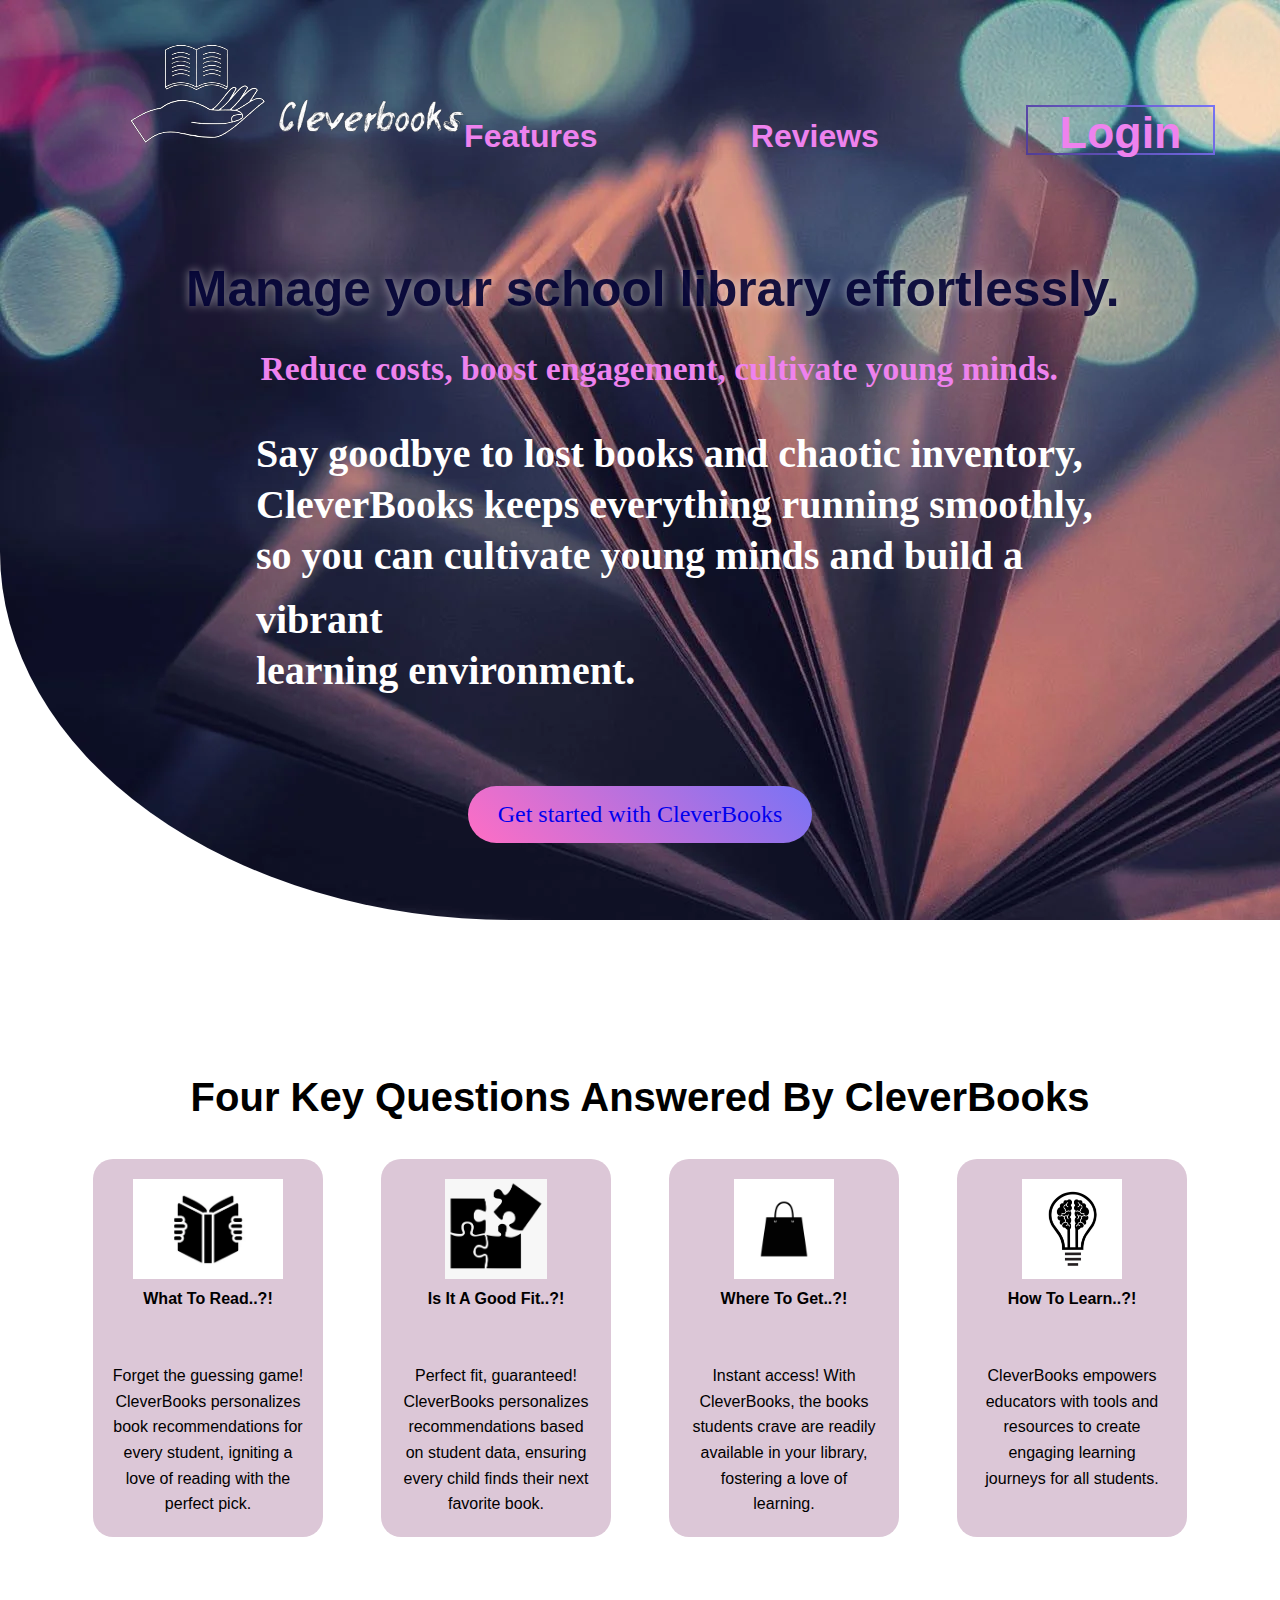
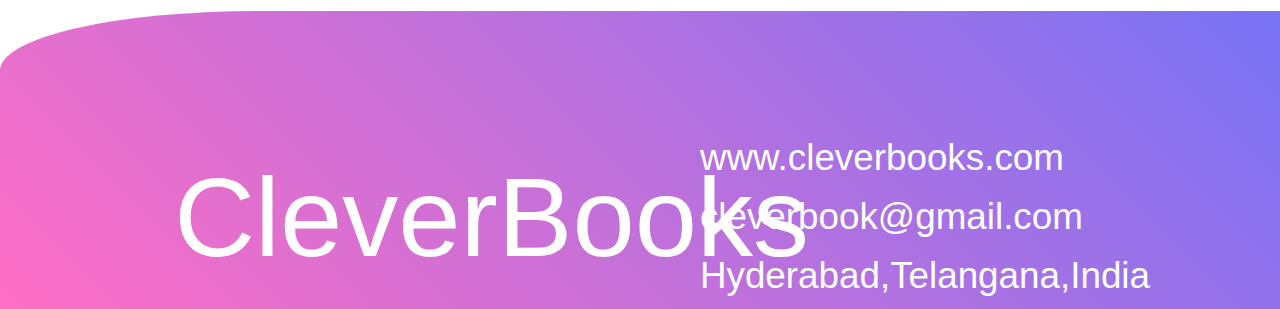
<file: index.html>
<!DOCTYPE html>
<html lang="en">
<head>
    <meta charset="UTF-8">
    <meta name="viewport" content="width=device-width, initial-scale=1.0">
    <title>CleverBooks</title>
    <link rel="stylesheet" href="Styles.css">
</head>
<body>
    <!-- Header Section -->
    <div class="background page page1">
        <header class="header">
            <div class="container">
                <div class="logo">
                    <a href="index.html"> <img src="Logo.png" alt="CleverBooks Logo"></a>
                </div>
                <nav class="nav">
                    <ul>
                        <li><button class="pushbar-toggle" id="pushbar-toggle">
                            <b>Features</b>
                        </button></li>
                        <li><button class="Review-toggle" id="Review-toggle" type="button">
                            <b>Reviews</b>
                        </button></li>
                        <li><button class="login1"><a href="login.html"><b>Login</b></a></button></li>
                    </ul>
                </nav>
            </div>
        </header>
    

    <!-- Pushbar Section -->
    <div class="pushbar" id="pushbar">
        <div class="pushbar-toggle-row">  
            <button class="pushbar-option">
                <span>Buy Books</span>
            </button>
            <button class="pushbar-option">
                <span>E-Books</span>
            </button>
            <button class="pushbar-option">
                <span>Learning Space</span>
            </button>
            <button class="pushbar-option">
                <span>Book Suggestions</span>
            </button>
        </div>
    </div>

    <!-- Reviews Section -->
    <div class="review-container" id="review-container">
        <h2 class="review_head">CleverBooks Reviews</h2>
        <div class="review-wrapper">
            <div class="review active">
                <p>"CleverBooks has been a game-changer for my learning! I love the interactive exercises and the ability to track my progress."</p><br>
                <p class="reviewer">-John Doe</p>
            </div>
            <div class="review">
                <p>"This platform is so easy to use and keeps me motivated. I highly recommend it to anyone looking to improve their skills."</p><br>
                <p class="reviewer">-Anonymous</p>
            </div>
            <div class="review">
                <p>"I've been using CleverBooks for a few months now, and I'm amazed by the progress I've made. It's a must-try for anyone serious about learning."</p><br>
                <p class="reviewer">-Michael Jhonson</p>
            </div>
        </div>
        <div class="navigation-buttons">
            <button id="prevBtn">❮</button>
            <button id="nextBtn">❯</button>
        </div>
    </div>

    <!-- Rest of the Content -->
    <h1 class="tag1">Manage your school library effortlessly.</h1>
    <h1 class="tag"> Reduce costs, boost engagement, cultivate young minds.</h1>
    <h1 class="Info">Say goodbye to lost books and chaotic inventory,</h1>
    <h1 class="Info1">  CleverBooks keeps everything running smoothly, </h1>
    <h1 class="Info1">so you can cultivate young minds and build a vibrant </h1>
    <h1 class="Info1">learning environment.</h1><br><br>
    <div class="get-started-container">
        <button class="get-started-button" id="get-started-button"><a href="login.html" style="text-decoration: none;">Get started with CleverBooks</a></button>
    </div><br><br><br>
</div>
    <div class="next-section">
        <h2 class="question"><b>Four Key Questions Answered By CleverBooks</b></h2>
        <div class="answer-container">
            <div class="answer-box">
                <img src="What_to_read.webp" >
                <p><b>What To Read..?!</b></p><br><br>
                <p>Forget the guessing game! CleverBooks 
                    personalizes book recommendations for 
                    every student, igniting a love of reading 
                    with the perfect pick.</p>
            </div>
            <div class="answer-box">
                <img src="Good_fit.png" >
              <p><b>Is It A Good Fit..?!</b></p><br><br>
              <p>Perfect fit, guaranteed! CleverBooks 
                personalizes recommendations based on 
                student data, ensuring every child finds 
                their next favorite book.</p>
            </div>
            <div class="answer-box">
                <img src="Where.jpg" >
              <p><b>Where To Get..?!</b></p><br><br>
              <p>Instant access! With CleverBooks, the books 
                students crave are readily available in your 
                library, fostering a love of learning.</p>
            </div>
            <div class="answer-box">
                <img src="Learn.jpg" >
              <p><b>How To Learn..?!</b></p><br><br>
              <p>CleverBooks empowers educators with tools and 
                resources to create engaging learning journeys 
                for all students.</p>
            </div>
        </div>
    </div>
<div class="footer_section">
    <table class="footer">
        <tr class="footer1">
            <td class="foot1">CleverBooks</td>
            <td class="foot2">www.cleverbooks.com<br>cleverbook@gmail.com<br>Hyderabad,Telangana,India</td>
        </tr>
    </table>
</div>
    
    <script src="Script.js"></script>
</body>
</html>
</file>
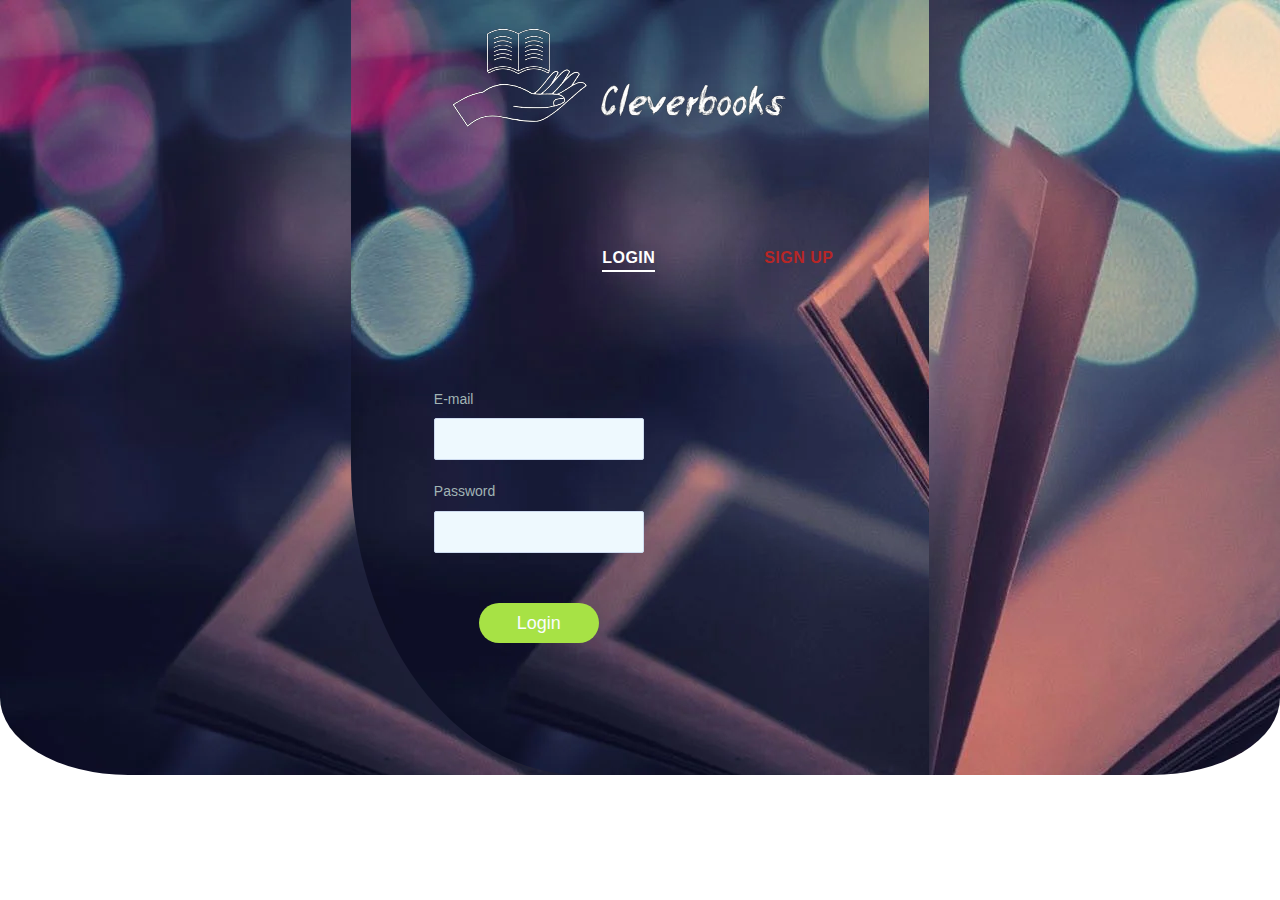
<file: login.html>
<html lang="en">
<head>
    <meta charset="UTF-8">
    <meta name="viewport" content="width=device-width, initial-scale=1.0">
    <title>Login-Signup</title>
    <link rel="stylesheet" href="Styles.css">
</head>
<body>
<section class="forms-section">
    <div class="background">
            <div class="container">
                <div class="logo">
                    <a href="index.html"> <img src="Logo.png" alt="CleverBooks Logo"></a>
                </div>

  <div class="forms">
    <div class="form-wrapper is-active">
      <button type="button" class="switcher switcher-login"><b>
        Login</b>
        <span class="underline"></span>
      </button>
      <form class="form form-login">
        <fieldset>
          <legend>Please, enter your email and password for login.</legend>
          <div class="input-block">
            <label for="login-email">E-mail</label>
            <input id="login-email" type="email" required>
          </div>
          <div class="input-block">
            <label for="login-password">Password</label>
            <input id="login-password" type="password" required>
          </div>
        </fieldset>
        <button type="submit" class="btn-login">Login</button>
      </form>
    </div>
    <div class="form-wrapper">
      <button type="button" class="switcher switcher-signup"><b>
        Sign Up</b>
        <span class="underline"></span>
      </button>
      <form class="form form-signup">
        <fieldset>
          <legend>Please, enter your email, password and password confirmation for sign up.</legend>
          <div class="input-block">
            <label for="signup-email">E-mail</label>
            <input id="signup-email" type="email" required>
          </div>
          <div class="input-block">
            <label for="signup-password">Password</label>
            <input id="signup-password" type="password" required>
          </div>
          <div class="input-block">
            <label for="signup-password-confirm">Confirm password</label>
            <input id="signup-password-confirm" type="password" required>
          </div>
        </fieldset>
        <button type="submit" class="btn-signup">Continue</button>
      </form>
    </div>
  </div>
</section>
<script src="Script.js"></script>
</body>
</html>
</file>
<file: Styles.css>
* {
    margin: 0;
    padding: 0;
    box-sizing: border-box;
}




body {
    font-family: Arial, sans-serif;
    line-height: 1.6;
    color: #fff;

    border-radius: 20px;
    background-size: cover;
    background-repeat: no-repeat;
    height: 100vh;
    max-height: 100%;

}
.background{
    border-bottom-left-radius: 40%;
    background-image: url('background.webp');

}

.container {
    width: 80%;
    margin: 0 auto;
    padding: 0;
    
}
header{
    transition: opacity 0.3s ease-in-out;
}

.header {
    color: red;
    padding: 1rem 0;
    border-radius: 50%;
}

.header .logo img {
    height: auto;
    max-width: 100%;
    display: flex;
    cursor: pointer;
    margin-left: -4%;
    color: violet;
}

.header .nav ul {
    list-style: none;
    display: flex;
    justify-content: flex-end;
}

.header .nav ul li {
    margin-left: 15%;
    margin-top: -7%;
}

.pushbar-toggle, .Review-toggle{
    border: transparent;
    background-color: transparent;
    color: violet;
    text-decoration: none;
    padding: 5%;
    border-radius: 50%;
    transition: color 0.3s;
    font-family: 'Ink Free', sans-serif;
    font-size: 200%;
    cursor: pointer;
}



.pushbar {
    display: none; /* Initially hidden */
     /* Pushbar positioning */
     /* Pushbar height */
    background-color: aqua; /* Optional background overlay */
    margin-top: -10%;
    position: fixed; /* Set toggle position to absolute */
    top: 50%; /* Center vertically within tagline */
    left: 50%; /* Center horizontally within tagline */
    transform: translate(-50%, -20%);
    width: 100%;
    align-items: center;
    height: 16%;
    z-index: 1000;
    transition: tranform 0.3s ease-in-out;
    flex-direction: column;
  }
  .review-container {
    position: relative;
    background-color: transparent;
    background-size: cover;
    background-position: center;
    border-radius: 10px;
    padding: 1%;
    box-shadow: 0 0 10px rgba(0, 0, 0, 0.1);
    display: none;
    transition: transform 0.5s ease-in-out;
    max-width: 100%;
    margin: 0 auto;
    width: 80%;
    margin-left: 10%;
    z-index: 1001;
    overflow: hidden;
  }

  .review-container.active {
    display: flex;
    flex-direction: column; /* Show review container when it has the 'active' class */
    z-index: 1001;
}

  .pushbar.open {
    display: block; /* Show pushbar when it has the 'open' class */
    box-shadow: 0 0 10px 5px rgba(255, 255, 255, 0.7);
  }
  .header .nav ul li:hover .pushbar-toggle {
    /* Define glow effect for hover state of navigation item */
    box-shadow: 0 0 10px 5px rgba(255, 255, 255, 0.7);
    
    /* Adjust the color, size, and other properties as needed */
}

.header .nav ul li:hover .Review-toggle {
    /* Define glow effect for hover state of navigation item */
    box-shadow: 0 0 10px 5px rgba(255, 255, 255, 0.7);
    
    /* Adjust the color, size, and other properties as needed */
}
.pushbar-toggle-row{
    display: flex; /* Allow buttons to be placed in a single line */
  justify-content: space-between; /* Distribute buttons evenly */
 
}

  
  .pushbar-option {
    display: flex; /* Allow for centering elements within the button */
    align-items: center; /* Align content vertically within the button */
    justify-content: center; /* Align content horizontally within the button */
     /* Make each button occupy full width */
     /* Remove default button border */
    background-color: transparent; /* Remove default button background */
     /* Remove default button padding */
    cursor: pointer; /* Indicate interactivity on hover */
    
    margin-top: 0%;
    border-color: transparent ;
    background: linear-gradient(45deg, #ff6ec4, #7873f5);
    width: 25%;
    font-size: 300%; /* Adjust text size */
  font-family: Arial, sans-serif; /* Change font family to Arial */
  padding: 8px 15px; 
  transition: background 0.3s ease, box-shadow 0.3s ease;
}
.pushbar-option:hover {
    box-shadow: 0 0 10px 5px rgba(255, 255, 255, 0.7); /* Add hover effect with box-shadow */
  }

  .pushbar-toggle .pushbar-toggle-row  button .pushbar-option {
    /* Define glow effect for hover state of navigation item */
    box-shadow: 0 0 10px 5px rgba(255, 255, 255, 0.7);
    /* Adjust the color, size, and other properties as needed */

}
  
 
  
  .pushbar-option span {
    margin-left: 10px; /* Add a margin to separate the icon from the text */
  }
  
/* Existing styles */

.hidden {
    display: none !important;
  }
  
  
  
  
.header .nav ul li a {
    color: violet;
    text-decoration: none;
    padding: 5%;
    border-radius: 50%;
    transition: color 0.3s;
    font-family: 'Ink Free', sans-serif;
    font-size: 200%;
}

.header .nav ul li:hover a {
    /* Define glow effect for hover state of navigation item */
    box-shadow: 0 0 10px 5px rgba(255, 255, 255, 0.7);
    /* Adjust the color, size, and other properties as needed */
}



.tag1 {
    font-size: 310%;
    font-family:'Gill Sans', 'Gill Sans MT', Calibri, 'Trebuchet MS', sans-serif;
    text-align: center;
    margin-top: 4%;
    margin-left: 2%;
    animation: shine 2s infinite linear;
    text-shadow: 0 0 10px rgba(255, 255, 255, 0.5);
    color: rgba(0, 0, 51, 0.9);
    position: relative; /* Set tagline position to relative */
    
}

.tag {
    font-size: 210%;
    font-family: 'Great Vibes', cursive;
    text-align: center;
    margin-top: 1%;
    margin-left: 3%;
    color: violet;
    position: relative; /* Set tagline position to relative */
    
  
}




@keyframes shine {
    0% {
        text-shadow: 0 0 10px rgba(255, 255, 255, 0.5);
    }
    50% {
        text-shadow: 0 0 30px rgba(255, 255, 255, 1);
    }
    100% {
        text-shadow: 0 0 10px rgba(255, 255, 255, 0.5);
    }
}

.Info {
    font-size: 250%;
    font-family: 'Times New Roman', Times, serif;
    margin-left: 20%;
    margin-top: 2%;
    margin-right: 10%;
    position: relative; /* Set tagline position to relative */
  
}

.Info1 {
    font-size: 250%;
    font-family: 'Times New Roman', Times, serif;
    margin-left: 20%;
    margin-top: -1%;
    margin-right: 10%;
    position: relative; /* Set tagline position to relative */
}

.login1 {
    background: none;
    border: 1% solid;
    border-image-slice: 1;
    border-width: 2px;
    border-image-source: linear-gradient(45deg, #523d95, #7873f5);
    color: rgb(166, 37, 166);
    background-clip: text;
    -webkit-background-clip: text;
    font-size: 140%;
    
    text-align: center;
    text-decoration: none;
    display: inline-block;
    cursor: pointer;
    border-radius: 30%;
    transition: all 0.3s ease;
    margin-top: -5%;
    font-family: Cambria, Cochin, Georgia, Times, 'Times New Roman', serif;
    height: 70%;
    width: 150%;
}

.login1:hover {
    background: linear-gradient(45deg, #16093f, #7873f5);
    color: white;
    border-radius: 10%;
}

.login1:active {
    background: linear-gradient(45deg, #ff6ec4, #7873f5);
    color: white;
    transform: translateY(2px);
    border-radius: 10%;
}

.get-started-container {
    margin-top: 2rem;
    display: flex;
    justify-content: center;
    width: 100%;
    text-decoration: none;
}

.get-started-button {
    background: linear-gradient(45deg, #ff6ec4, #7873f5);
    border: none;
    color: white;
    padding: 15px 30px;
    text-align: center;
    text-decoration: none; /* Remove underline */
    display: inline-block;
    font-size: 16px;
    border-radius: 50px;
    cursor: pointer;
    transition: background 0.3s ease;
    font-family: Cambria, Cochin, Georgia, Times, 'Times New Roman', serif;
    font-size: 150%;
}

.get-started-button:hover {
    background: linear-gradient(45deg, #7873f5, #ff6ec4);
}


.next-section {
    background-color: white;
    color: black;
    padding: 5% 5%;
}

.question {
    text-align: center;
    margin-top: 7%;
    font-size: 250%;
}

.answer-container {
    display: flex;
    flex-wrap: wrap;
    justify-content: space-around;
    margin-top: 20px;
  }

  .answer-box {
    width: 20%;
    background-color: #dcc7d7;
    padding: 20px;
    border-radius: 20px;
    text-align: center;
    margin: 10px;
    
    
  }
  .answer-box img{
    height:100px;
  }

  /* Style your header and other elements as needed */


  /*REVIEW*/



  
  .review-wrapper {
    display: flex;
    transition: transform 0.5s ease-in-out;
  }
  
  .review {
    flex-shrink: 0;
    width: 100%;
    padding: 3% 5% 5% 5%;
    background-color: rgba(186, 156, 194, 0.793);
    border-radius: 5px;
    visibility: hidden;
    opacity: 0;
    transition: visibility 0.5s , opacity 0.5s;
    color: black;
    font-size: 300%;
    font-family:'Times New Roman', Times, serif;
    min-width: 100%;
    margin-top: 0%;
    
  }
  .review_head{
    text-align: center;
    font-size: 270%;
    margin-top: -2%;
    font-family:Georgia, 'Times New Roman', Times, serif;
    font-style:italic;
    color: rgb(135, 161, 89);
    animation: shine 2s infinite linear;
  }
  
  .review.active {
    visibility: visible;
    opacity: 1;
  }
  
  #prevBtn, #nextBtn {
    position: absolute;
    top: 50%;
    transform: translateY(-50%);
    background-color: rgba(158, 111, 180, 0.668);
    border: none;
    color: black;
    font-family: Impact, Haettenschweiler, 'Arial Narrow Bold', sans-serif;
    font-size: 200%;
    padding: 10px;
    cursor: pointer;
    height: 25%;
    margin-top: 6%;
  }
  
  #prevBtn {
    left: 2%;
    height: 83%;
    margin-top: 1%;
  }
  
  #nextBtn {
    right: 2%;
    height: 83%;
    margin-top: 1%;
  }
  .navigation-buttons {
    display: flex;
    justify-content: space-between; /* Space buttons evenly within container */
    margin-top: 20px; /* Add some space above the buttons */
  }

  button:disabled{
    opacity: 0.5;
    cursor: not-allowed;
  }
  
  .navigation-buttons button {
    background-color: #ddd; /* Light gray background */
    border: none;
    padding: 10px 15px; /* Add some padding for better click target */
    border-radius: 5px; /* Rounded corners for a smoother look */
    cursor: pointer; /* Indicate clickable behavior */
    transition: background-color 0.2s ease; /* Add a smooth hover effect */
  }
  
  .navigation-buttons button:hover {
    background-color: #ccc; /* Change background color slightly on hover */
  }
  
  
  .reviewer {
    text-align: center;
    font-style: italic;
  }

  *,
*::before,
*::after {
	box-sizing: border-box;
}

.log {
	margin: 0;

	background-image: url(background.webp);
    
}

.forms-section {
    background-image: url(background.webp);
	display: flex;
	flex-direction: column;
	justify-content: center;
	align-items: center;
    border-bottom-left-radius: 10%;
    border-bottom-right-radius: 10%;
}



.forms {
	display: flex;
	align-items: flex-start;
	margin-top: 30px;
}

.form-wrapper {
	animation: hideLayer .3s ease-out forwards;
}

.form-wrapper.is-active {
	animation: showLayer .3s ease-in forwards;
}

@keyframes showLayer {
	50% {
		z-index: 1;
	}
	100% {
		z-index: 1;
	}
}

@keyframes hideLayer {
	0% {
		z-index: 1;
	}
	49.999% {
		z-index: 1;
	}
}

.switcher {
	position: relative;
	cursor: pointer;
	display: block;
	margin-right: auto;
	margin-left: auto;
	padding: 0;
	text-transform: uppercase;
	font-family: inherit;
	font-size: 16px;
	letter-spacing: .5px;
	color: #b72626;
	background-color: transparent;
	border: none;
	outline: none;
	transform: translateX(0);
	transition: all .3s ease-out;
    margin-top: 20%;
}

.form-wrapper.is-active .switcher-login {
	color: #fff;
	transform: translateX(90px);
}

.form-wrapper.is-active .switcher-signup {
	color: #fff;
	transform: translateX(-90px);
}

.underline {
	position: absolute;
	bottom: -5px;
	left: 0;
	overflow: hidden;
	pointer-events: none;
	width: 100%;
	height: 2px;
}

.underline::before {
	content: '';
	position: absolute;
	top: 0;
	left: inherit;
	display: block;
	width: inherit;
	height: inherit;
	background-color: currentColor;
	transition: transform .2s ease-out;
}

.switcher-login .underline::before {
	transform: translateX(101%);
}

.switcher-signup .underline::before {
	transform: translateX(-101%);
}

.form-wrapper.is-active .underline::before {
	transform: translateX(0);
}

.form {
	overflow: hidden;
	min-width: 260px;
	margin-top: 35%;
	padding: 30px 25px;
  border-radius: 5px;
	transform-origin: top;
    
    
}

.form-login {
	animation: hideLogin .3s ease-out forwards;
}

.form-wrapper.is-active .form-login {
	animation: showLogin .3s ease-in forwards;
}

@keyframes showLogin {
	0% {
		background: #d7e7f1;
		transform: translate(40%, 10px);
	}
	50% {
		transform: translate(0, 0);
	}
	100% {
		background-color: #fff;
		transform: translate(35%, -20px);
	}
}

@keyframes hideLogin {
	0% {
		background-color: #fff;
		transform: translate(35%, -20px);
	}
	50% {
		transform: translate(0, 0);
	}
	100% {
		background: #d7e7f1;
		transform: translate(40%, 10px);
	}
}

.form-signup {
	animation: hideSignup .3s ease-out forwards;
}

.form-wrapper.is-active .form-signup {
	animation: showSignup .3s ease-in forwards;
}

@keyframes showSignup {
	0% {
		background: #d7e7f1;
		transform: translate(-40%, 10px) scaleY(.8);
	}
	50% {
		transform: translate(0, 0) scaleY(.8);
	}
	100% {
		background-color: #fff;
		transform: translate(-35%, -20px) scaleY(1);
	}
}

@keyframes hideSignup {
	0% {
		background-color: #fff;
		transform: translate(-35%, -20px) scaleY(1);
	}
	50% {
		transform: translate(0, 0) scaleY(.8);
	}
	100% {
		background: #d7e7f1;
		transform: translate(-40%, 10px) scaleY(.8);
	}
}

.form fieldset {
	position: relative;
	opacity: 0;
	margin: 0;
	padding: 0;
	border: 0;
	transition: all .3s ease-out;
}

.form-login fieldset {
	transform: translateX(-50%);
}

.form-signup fieldset {
	transform: translateX(50%);
}

.form-wrapper.is-active fieldset {
	opacity: 1;
	transform: translateX(0);
	transition: opacity .4s ease-in, transform .35s ease-in;
}

.form legend {
	position: absolute;
	overflow: hidden;
	width: 1px;
	height: 1px;
	clip: rect(0 0 0 0);
}

.input-block {
	margin-bottom: 20px;
}

.input-block label {
	font-size: 14px;
  color: #a1b4b4;
}

.input-block input {
	display: block;
	width: 100%;
	margin-top: 8px;
	padding-right: 15px;
	padding-left: 15px;
	font-size: 16px;
	line-height: 40px;
	color: #3b4465;
  background: #eef9fe;
  border: 1px solid #cddbef;
  border-radius: 2px;

}

.form [type='submit'] {
	opacity: 0;
	display: block;
	min-width: 120px;
	margin: 30px auto 10px;
	font-size: 18px;
	line-height: 40px;
	border-radius: 25px;
	border: none;
	transition: all .3s ease-out;
}

.form-wrapper.is-active .form [type='submit'] {
	opacity: 1;
	transform: translateX(0);
	transition: all .4s ease-in;
}

.btn-login {
	color: #fbfdff;
	background: #a7e245;
	transform: translateX(-30%);
    cursor: pointer;
}

.btn-signup {
	color: #a7e245;
	background: #fbfdff;
	box-shadow: inset 0 0 0 2px #a7e245;
	transform: translateX(30%);
    cursor: pointer;
}

.footer_section{
    background: linear-gradient(45deg, #ff6ec4, #7873f5);
    border-top-left-radius: 20%;
}

.footer{
    border-left: none;
    border-top: none;
    border-bottom: none;
    background-color: transparent;
    padding-right: 10%;
    border-radius: 10%;
}
.foot1, .foot2{
    width: 80%;
    margin: 0 auto;
    justify-content: space-between;
    align-items: center;
}

.foot1{
    font-family:Impact, Haettenschweiler, 'Arial Narrow Bold', sans-serif;
    font-size: 700%;
    padding-top: 10%;
    padding-left: 15%;
    border-right: 10px;
    cursor: pointer;
}

.foot2{
    font-size: 230%;
    padding-top: 10%;
    padding-right: 30%;
    text-align: left;
    font-family:Verdana, Geneva, Tahoma, sans-serif;
    cursor: pointer;
    
}

@media (max-width: 768px) {
  .header .nav ul {
      flex-direction: column;
  }

  .header .nav ul li {
      margin: 0.5rem 0;
  }

  .tag1 {
      font-size: 1.5rem;
  }

  .tag {
      font-size: 1.2rem;
  }

  .Info,
  .Info1 {
      font-size: 1rem;
  }

  .login1 {
    font-size: 120%;
    width: 120%;
  }
  .pushbar {
    width: 90%;
    margin-left: -45%;
    top: 50%;
    height: auto;
    transform: translateY(100%);
}

.pushbar-active {
    transform: translateY(0);
}

.pushbar-toggle-row {
    flex-direction: column;
}

.pushbar-option {
    flex: 1 1 auto;
    width: 100%;
    padding: 10px;
    text-align: center;
    border: 1px solid #ccc;
    background-color: #f0f0f0;
}
.review-container {
  padding: 15px;
}

.review {
  width: 100%;
  max-width: 100%;
  margin-bottom: 15px;
  padding: 15px;
}

.review_head {
  font-size: 20px;
}

.navigation-buttons button {
  padding: 8px 16px;
  font-size: 14px;
}
.answer-box {
  flex-basis: calc(50% - 20px); /* Two columns with gap on smaller screens */
}
.footer1 {
  flex-direction: column;
}

.foot1, .foot2 {
  text-align: center;
  width: 100%;
  font-size: 16px; /* Adjust font size for smaller screens */
  margin-right: 0;
  margin-bottom: 10px;
}

.foot1 {
  font-size: 18px; /* Adjust font size for smaller screens */
}

}


@media (max-width: 480px) {
  .header .logo img {
      width: 80%;
  }

  .get-started-button {
      font-size: 1rem;
      padding: 0.5rem 1rem;
  }

  

  .login1 {
    font-size: 100%;
    width: 100%;
}
.pushbar {
  width: 100%;
  right: 0;
  top: 10%;
  height: auto;
  transform: translateY(100%);
}

.pushbar-active {
  transform: translateY(0);
}

.pushbar-option {
  padding: 15px;
  font-size: 16px;
}
.review-container {
  padding: 10px;
}

.review {
  padding: 10px;
}

.review_head {
  font-size: 18px;
}

.navigation-buttons button {
  padding: 6px 12px;
  font-size: 12px;
}
.answer-box {
  flex-basis: calc(100% - 20px); /* Single column with gap on smallest screens */
}

.footer_section {
  padding: 20px;
}

.foot1 {
  font-size: 16px; /* Adjust font size for smallest screens */
}
}
</file>
